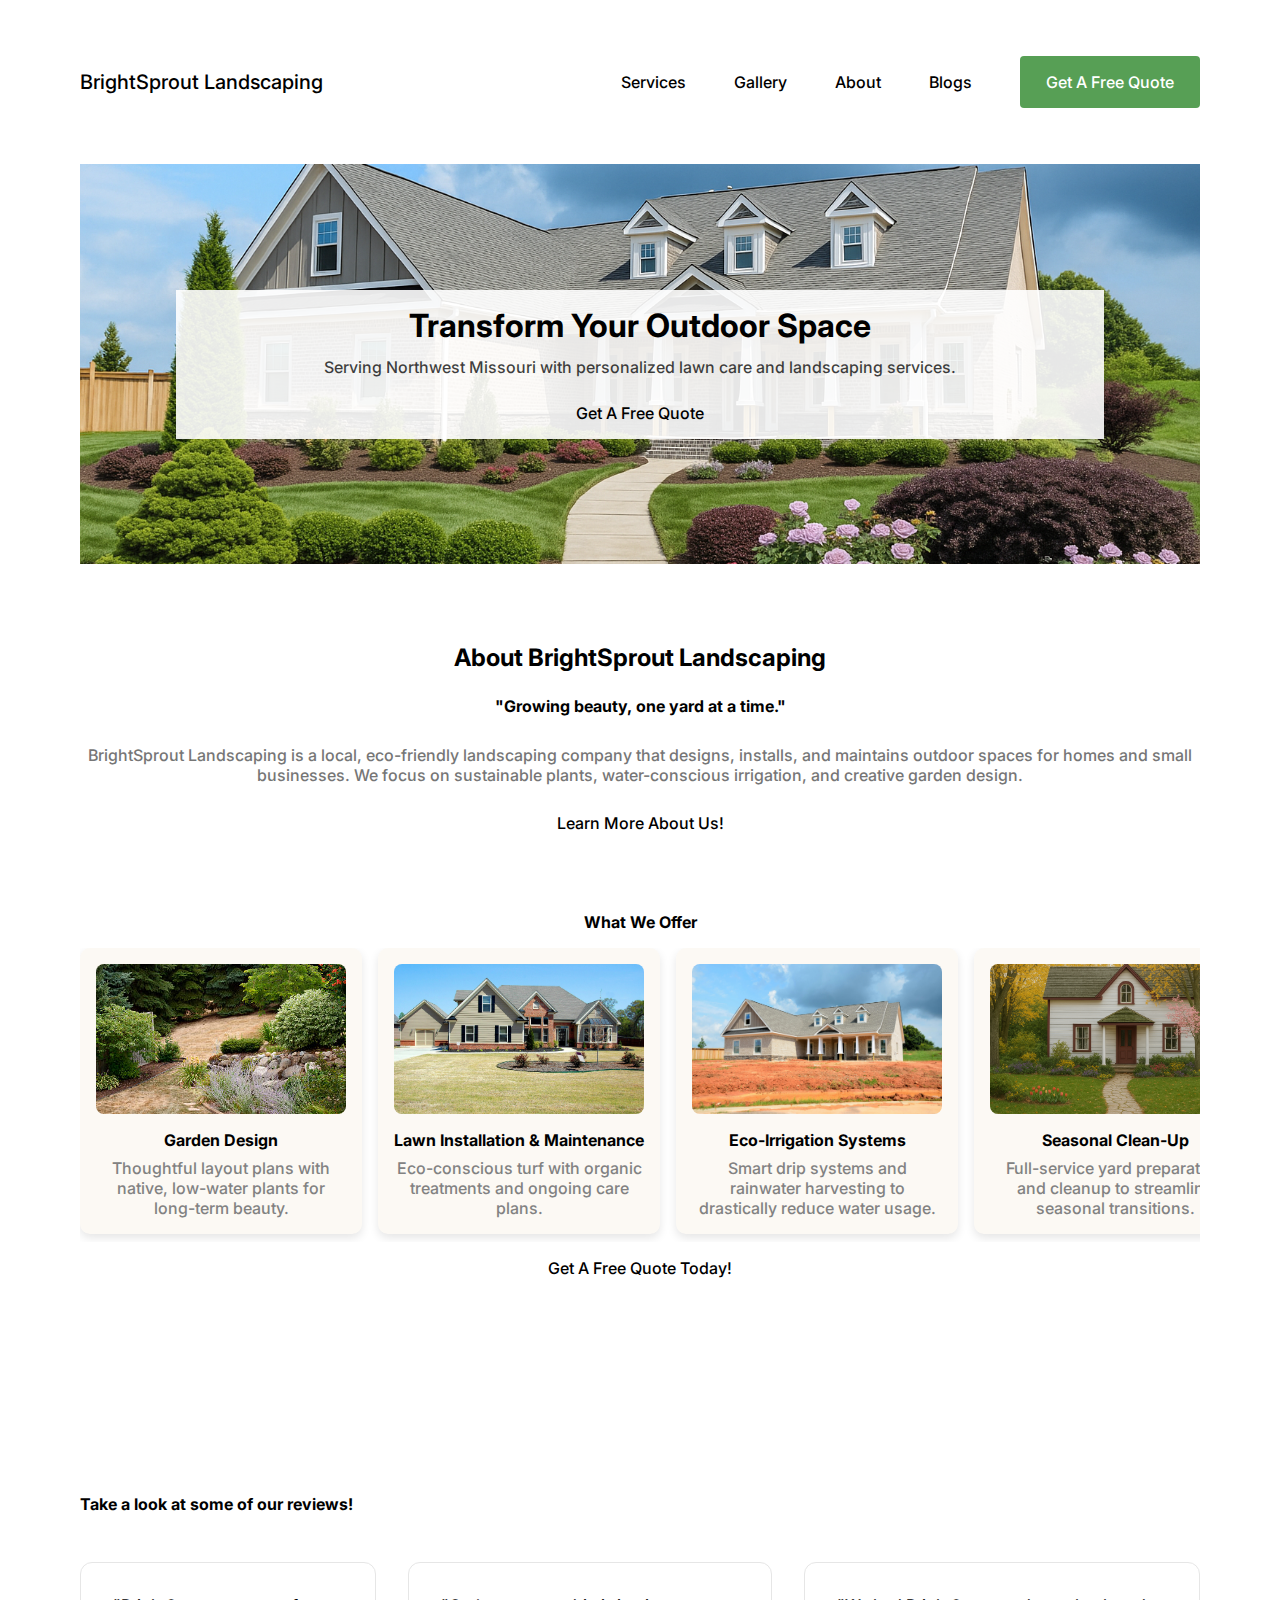
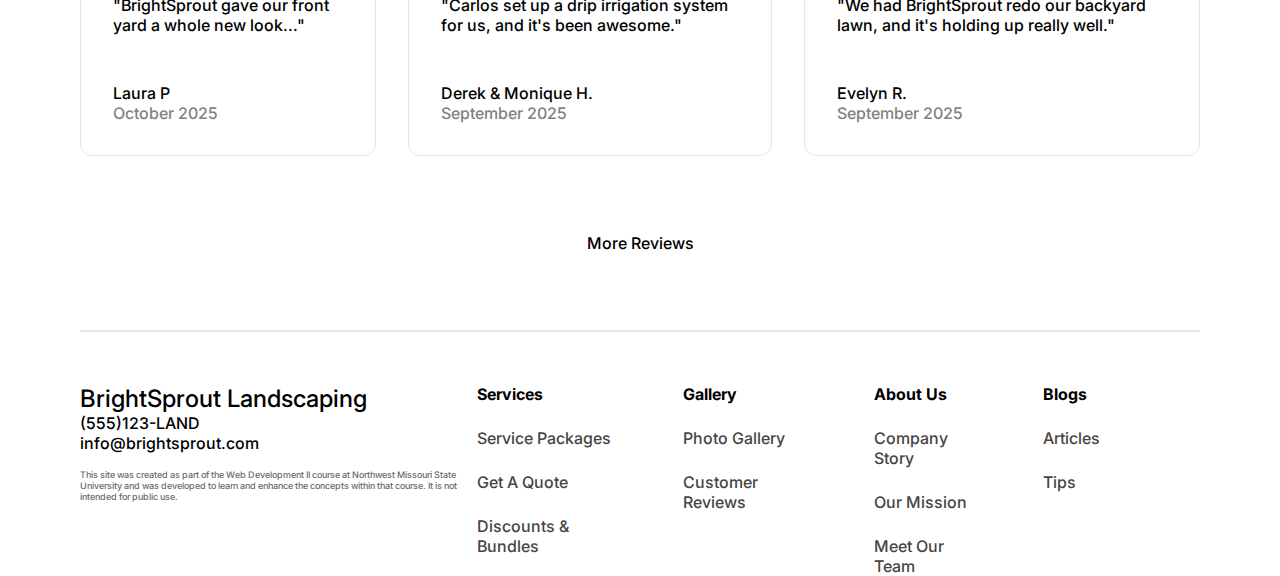
<file: index.html>
<!doctype html>
<!--Names: Kaleb Lowdermilk, Julianna Marshall, Brittany Stallo-->
<!--File Name: template.html-->
<html lang="en">
    <head>
        <meta charset="UTF-8" />
        <meta
            name="description"
            content="BrightSprout Landscaping provides eco-friendly lawn care, garden design, irrigation systems, and yard clean-up services in Northwest Missouri. Transform your outdoor space with sustainable, local landscaping experts." />
        <meta
            name="keywords"
            content="landscaping, lawn care, garden design, irrigation systems, yard clean up, Missouri landscaping, sustainable landscaping, eco-friendly lawn care, BrightSprout Landscaping" />
        <meta name="author" content="BrightSprout Landscaping Team" />
        <meta name="viewport" content="width=device-width, initial-scale=1.0" />
        <title>BrightSprout Landscaping</title>
        <link rel="stylesheet" href="css/styles.css" />
        <link rel="stylesheet" href="css/indexStyles.css" />
        <link href="https://fonts.googleapis.com/css?family=Inter" rel="stylesheet" />
        <link
            rel="stylesheet"
            href="https://cdnjs.cloudflare.com/ajax/libs/font-awesome/6.4.2/css/all.min.css"
            crossorigin="anonymous"
            referrerpolicy="no-referrer" />
    </head>

    <body>
        <header>
            <a href="index.html" class="header__logo">BrightSprout Landscaping</a>
            <nav class="topnav">
                <!--desktop navigation-->
                <ul class="nav__list">
                    <li><a href="services.html" class="nav__link">Services</a></li>
                    <li><a href="gallery.html" class="nav__link">Gallery</a></li>
                    <li><a href="about.html" class="nav__link">About</a></li>
                    <li><a href="blogs.html" class="nav__link">Blogs</a></li>
                    <li><a href="services.html#free_quote" class="btn btn__quote">Get A Free Quote</a></li>
                </ul>

                <!--mobile dropdown-->
                <div id="myLinks">
                    <a href="services.html" class="nav__link">Services</a>
                    <a href="gallery.html" class="nav__link">Gallery</a>
                    <a href="about.html" class="nav__link">About</a>
                    <a href="blogs.html" class="nav__link">Blogs</a>
                    <a href="services.html#free_quote" class="btn">Get A Free Quote</a>
                </div>

                <!--hamburger icon-->
                <a href="javascript:void(0);" class="icon" onclick="toggleMenu()" aria-label="Toggle menu">
                    <em class="fas fa-bars"></em>
                </a>
            </nav>
        </header>

        <!--Use the main area to add the main content to the webpage-->
        <main>
            <div class="index__hero">
                <div class="index__hero_cover">
                    <h1 class="index__hero_header">Transform Your Outdoor Space</h1>
                    <p class="index__hero_info">
                        Serving Northwest Missouri with personalized lawn care and landscaping services.
                    </p>
                    <a href="services.html#free_quote" class="btn">Get A Free Quote</a>
                </div>
            </div>
            <div class="index__about">
                <h2 class="index__about_header">About BrightSprout Landscaping</h2>
                <h4 class="index__about_quote">"Growing beauty, one yard at a time."</h4>
                <p class="index__about_info">
                    BrightSprout Landscaping is a local, eco-friendly landscaping company that designs, installs, and
                    maintains outdoor spaces for homes and small businesses. We focus on sustainable plants,
                    water-conscious irrigation, and creative garden design.
                </p>
                <a href="about.html" class="btn">Learn More About Us!</a>
            </div>
            <div class="index__offer">
                <h4 class="index__offer_header">What We Offer</h4>
                <div class="index__offer_carousel">
                    <div class="index__offer_card">
                        <img
                            src="images/backyard.jpg"
                            alt="Backyard with patchy grass and overgrown shrubs."
                            class="index__offer_card_image" />
                        <p class="index__offer_card_header">Garden Design</p>
                        <p class="index__offer_card_info">
                            Thoughtful layout plans with native, low-water plants for long-term beauty.
                        </p>
                    </div>
                    <div class="index__offer_card">
                        <img
                            src="images/house2.jpg"
                            alt="Suburban home with simple, clean landscaping."
                            class="index__offer_card_image" />
                        <p class="index__offer_card_header">Lawn Installation & Maintenance</p>
                        <p class="index__offer_card_info">
                            Eco-conscious turf with organic treatments and ongoing care plans.
                        </p>
                    </div>
                    <div class="index__offer_card">
                        <img
                            src="images/house3Before.jpg"
                            alt="New brick home with a bare dirt front yard."
                            class="index__offer_card_image" />
                        <p class="index__offer_card_header">Eco-Irrigation Systems</p>
                        <p class="index__offer_card_info">
                            Smart drip systems and rainwater harvesting to drastically reduce water usage.
                        </p>
                    </div>
                    <div class="index__offer_card">
                        <img
                            src="images/redDoorHouseAfter.png"
                            alt="White house with a red door and surrounding fall foliage."
                            class="index__offer_card_image" />
                        <p class="index__offer_card_header">Seasonal Clean-Up</p>
                        <p class="index__offer_card_info">
                            Full-service yard preparation and cleanup to streamline seasonal transitions.
                        </p>
                    </div>
                </div>
                <a href="services.html#free_quote" class="btn offer_btn">Get A Free Quote Today!</a>
            </div>
            <div class="index__choose">
                <div class="index__choose_content">
                    <h4 class="index__choose_header">Why Choose Us?</h4>
                    <div class="index__choose_reasons">
                        <div class="index__choose_reasons_individual">
                            <p class="index__choose_reasons_header">We Keep It Local</p>
                            <p class="index__choose_reasons_info">
                                Locally-focused designs that suit Missouri's climate and soil.
                            </p>
                        </div>
                        <div class="index__choose_reasons_individual">
                            <p class="index__choose_reasons_header">Top-notch Experience</p>
                            <p class="index__choose_reasons_info">
                                Expert care from a team passionate about plants, beauty, and sustainability.
                            </p>
                        </div>
                        <div class="index__choose_reasons_individual">
                            <p class="index__choose_reasons_header">Pretty But Sustainable</p>
                            <p class="index__choose_reasons_info">
                                Innovative solutions that balance aesthetics with environmental responsibility.
                            </p>
                        </div>
                    </div>
                    <a href="services.html#free_quote" class="btn index__choose_btn">Get A Free Quote Today!</a>
                </div>
                <img
                    src="images/patio.jpg"
                    alt="Modern backyard patio with pavers and outdoor seating."
                    class="index__choose_image" />
            </div>
            <div class="index__reviews">
                <h4 class="index__reviews_header">Take a look at some of our reviews!</h4>
                <div class="index__reviews_group">
                    <div class="index__reviews_individual">
                        <p class="index__reviews_group_header">
                            "BrightSprout gave our front yard a whole new look..."
                        </p>
                        <p class="index__reviews_group_name">Laura P</p>
                        <p class="index__reviews_group_date">October 2025</p>
                    </div>
                    <div class="index__reviews_individual">
                        <p class="index__reviews_group_header">
                            "Carlos set up a drip irrigation system for us, and it's been awesome."
                        </p>
                        <p class="index__reviews_group_name">Derek & Monique H.</p>
                        <p class="index__reviews_group_date">September 2025</p>
                    </div>
                    <div class="index__reviews_individual">
                        <p class="index__reviews_group_header">
                            "We had BrightSprout redo our backyard lawn, and it's holding up really well."
                        </p>
                        <p class="index__reviews_group_name">Evelyn R.</p>
                        <p class="index__reviews_group_date">September 2025</p>
                    </div>
                </div>
                <a href="gallery.html" class="btn reviews__btn">More Reviews</a>
            </div>
        </main>

        <hr />
        <footer>
            <div class="footer__info_links">
                <div class="footer__info">
                    <a href="index.html" class="footer__logo">BrightSprout Landscaping</a>
                    <p class="footer__phone">(555)123-LAND</p>
                    <p class="footer__email">info@brightsprout.com</p>
                    <p class="footer__disclaimer">
                        This site was created as part of the Web Development II course at Northwest Missouri State
                        University and was developed to learn and enhance the concepts within that course. It is not
                        intended for public use.
                    </p>
                </div>

                <div class="footer__links">
                    <div class="footer__column">
                        <h3 class="footer__section_name">Services</h3>
                        <ul class="footer__sublink">
                            <li><a href="services.html#packages" class="footer__nav_link">Service Packages</a></li>
                            <li><a href="services.html#free_quote" class="footer__nav_link">Get A Quote</a></li>
                            <li><a href="services.html#discounts" class="footer__nav_link">Discounts & Bundles</a></li>
                        </ul>
                    </div>

                    <div class="footer__column">
                        <h3 class="footer__section_name">Gallery</h3>
                        <ul class="footer__sublink">
                            <li><a href="gallery.html#photo" class="footer__nav_link">Photo Gallery</a></li>
                            <li><a href="gallery.html#reviews" class="footer__nav_link">Customer Reviews</a></li>
                        </ul>
                    </div>

                    <div class="footer__column">
                        <h3 class="footer__section_name">About Us</h3>
                        <ul class="footer__sublink">
                            <li><a href="about.html#company_story" class="footer__nav_link">Company Story</a></li>
                            <li><a href="about.html#our_mission" class="footer__nav_link">Our Mission</a></li>
                            <li><a href="about.html#our_team" class="footer__nav_link">Meet Our Team</a></li>
                        </ul>
                    </div>

                    <div class="footer__column">
                        <h3 class="footer__section_name">Blogs</h3>
                        <ul class="footer__sublink">
                            <li><a href="blogs.html#articles" class="footer__nav_link">Articles</a></li>
                            <li><a href="blogs.html#tips" class="footer__nav_link">Tips</a></li>
                        </ul>
                    </div>
                </div>
            </div>
        </footer>
        <script>
            function toggleMenu() {
                var menu = document.getElementById("myLinks");
                menu.classList.toggle("show");
            }
        </script>
    </body>
</html>
</file>
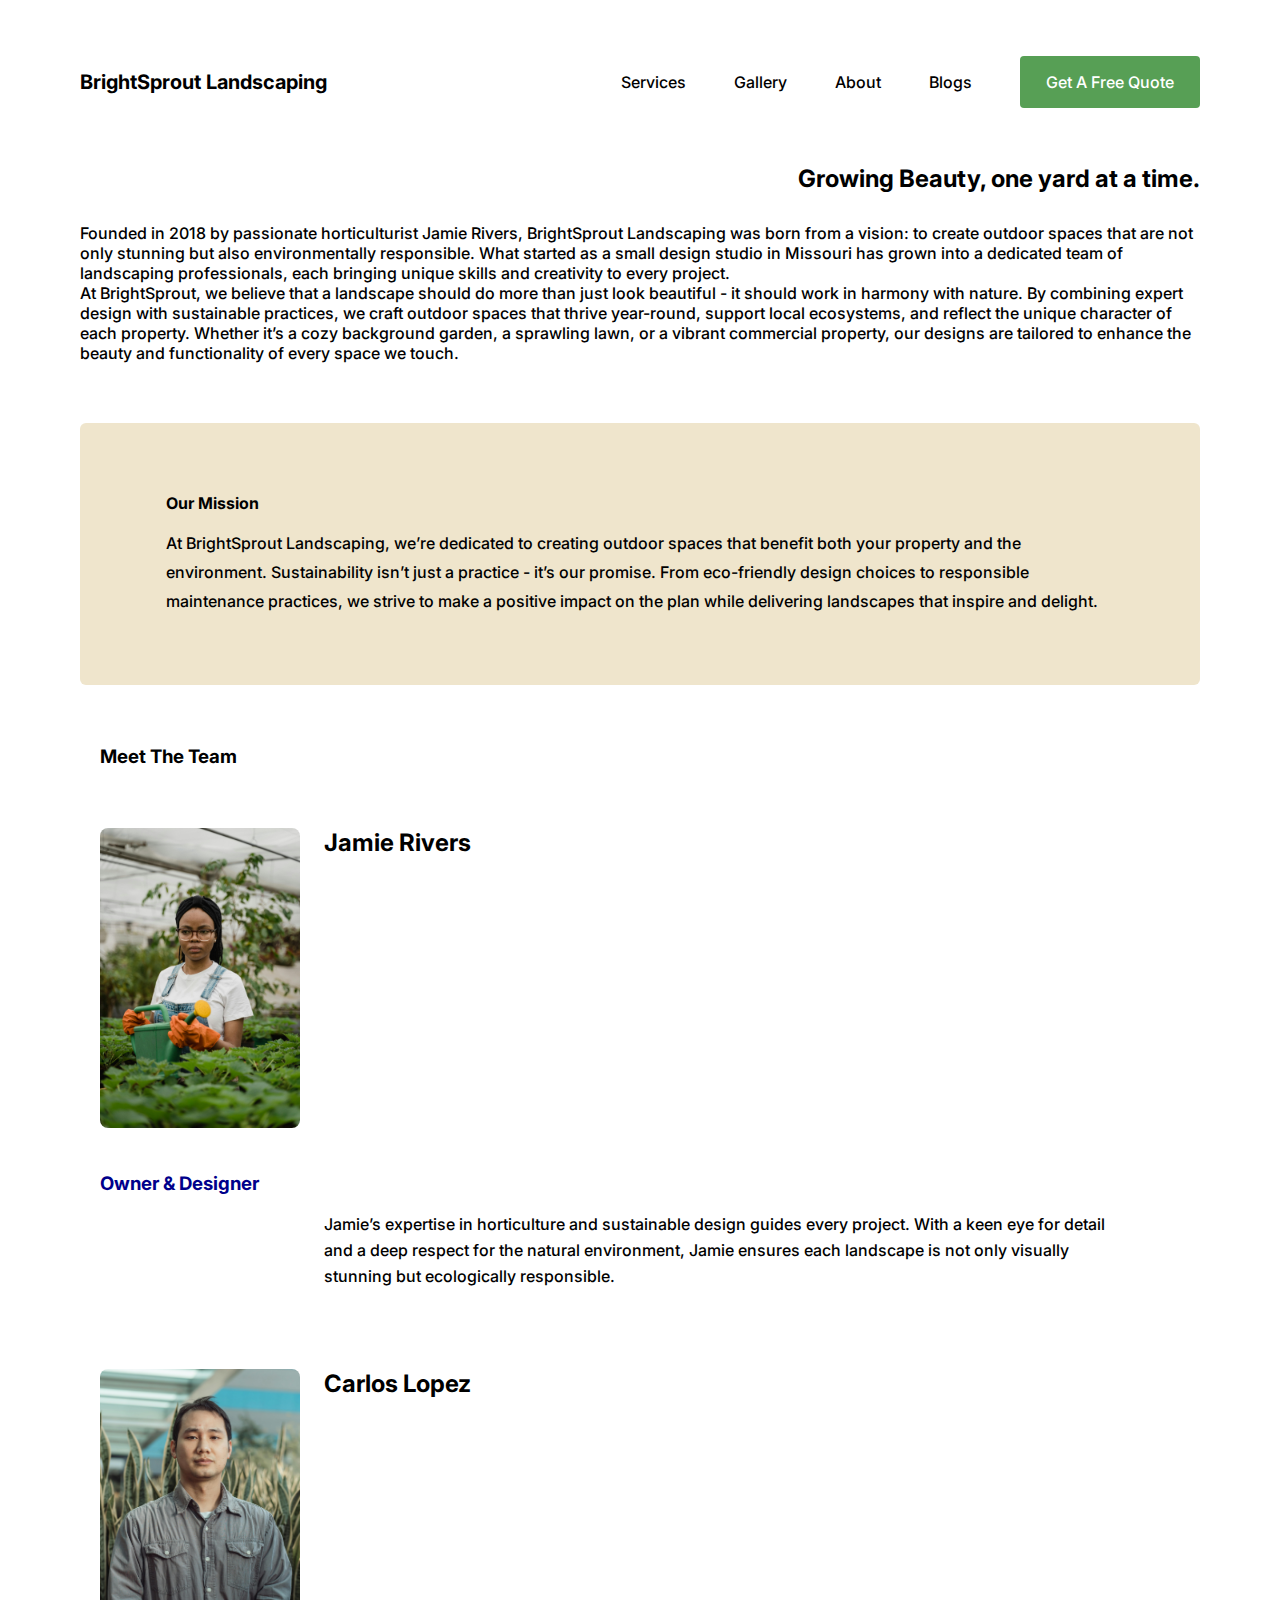
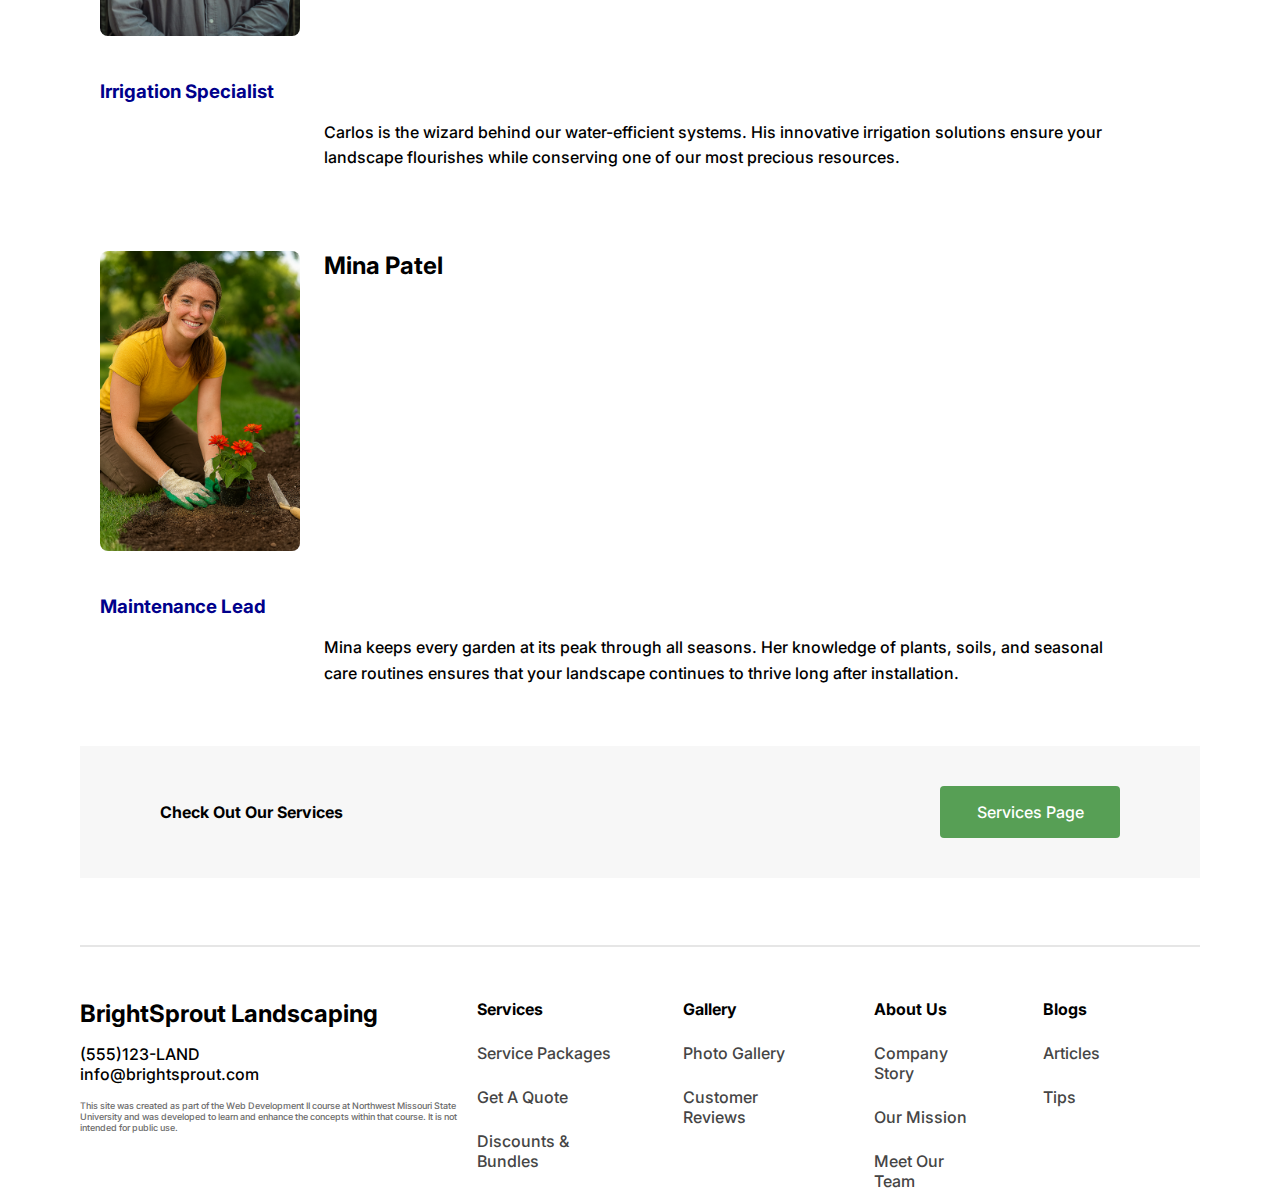
<file: about.html>
<!DOCTYPE html>
<!--Names: Kaleb Lowdermilk, Julianna Marshall, Brittany Stallo-->
<!--File Name: about.html-->
<html lang="en">

<head>
    <meta charset="UTF-8">
    <meta name="viewport" content="width=device-width, initial-scale=1">
    <title>Template</title>
    <link rel="stylesheet" href="css/styles.css">
    <link rel="stylesheet" href="css/aboutStyles.css">
    <link href='https://fonts.googleapis.com/css?family=Inter' rel='stylesheet'>
    <link rel="stylesheet" href="https://cdnjs.cloudflare.com/ajax/libs/font-awesome/6.4.2/css/all.min.css" integrity="sha512-..." crossorigin="anonymous" referrerpolicy="no-referrer" />

</head>

<body>
    <header>
        <h1 class="header__logo">BrightSprout Landscaping</h1>
        <nav class="topnav">
            <!--desktop navigation-->
            <ul class="nav__list">
                <li><a href="services.html" class="nav__link">Services</a></li>
                <li><a href="gallery.html" class="nav__link">Gallery</a></li>
                <li><a href="about.html" class="nav__link">About</a></li>
                <li><a href="blogs.html" class="nav__link">Blogs</a></li>
                <li><a href="services.html" class=" btn btn__quote">Get A Free Quote</a></li>
            </ul>

            <!--mobile dropdown-->
            <div id="myLinks">
                <a href="services.html" class="nav__link">Services</a>
                <a href="gallery.html" class="nav__link">Gallery</a>
                <a href="about.html" class="nav__link">About</a>
                <a href="blogs.html" class="nav__link">Blogs</a>
                <a href="services.html" class=" btn btn__quote">Get A Free Quote</a>
            </div>

            <!--hamburger icon-->
            <a href="javascript:void(0);" class="icon" onclick="toggleMenu()">
                <i class="fas fa-bars"></i>
            </a>
        </nav>
    </header>


    <!--Use the main area to add the main content to the webpage-->
    <main>
        <div class="about">
            <h2 class="about__header">Growing Beauty, one yard at a time.</h2>
            <p class="about__start_paragraph">Founded in 2018 by passionate horticulturist Jamie Rivers, BrightSprout Landscaping was born from a vision: to create outdoor spaces that are not only stunning but also environmentally responsible. What started as a small design studio in Missouri has grown into a dedicated team of landscaping professionals, each bringing unique skills and creativity to every project.</p>
            <p class="about__second_paragraph">At BrightSprout, we believe that a landscape should do more than just look beautiful - it should work in harmony with nature. By combining expert design with sustainable practices, we craft outdoor spaces that thrive year-round, support local ecosystems, and reflect the unique character of each property. Whether it’s a cozy background garden, a sprawling lawn, or a vibrant commercial property, our designs are tailored to enhance the beauty and functionality of every space we touch.</p>
        </div>
        <div class="about__our_mission">
            <h4 class="about__our_mission_header">Our Mission</h4>
            <p class="about__our_mission_paragraph">At BrightSprout Landscaping, we’re dedicated to creating outdoor spaces that benefit both your property and the environment. Sustainability isn’t just a practice - it’s our promise. From eco-friendly design choices to responsible maintenance practices, we strive to make a positive impact on the plan while delivering landscapes that inspire and delight.</p>
        </div>

        <div class="about__meet_the_team">
            <h3 class="about__meet_the_team_header">Meet The Team</h3>
            <div class="about__meet_the_team__individual">
                <img src="images/jamie.jpg" alt="Jamie Rivers" class="about__meet_the_team_picture">
                <h2 class=" about__meet_the_team_name ">Jamie Rivers</h2>
                <h3 class="about__meet_the_team_title">Owner & Designer</h3>
                <p class="about__meet_the_team_description">Jamie’s expertise in horticulture and sustainable design guides every project. With a keen eye for detail and a deep respect for the natural environment, Jamie ensures each landscape is not only visually stunning but ecologically responsible.</p>
            </div>
            <div class=" about__meet_the_team__individual ">
                <img src="images/carlos.jpg" alt="Carlos Lopez" class="about__meet_the_team_picture">
                <h2 class="about__meet_the_team_name">Carlos Lopez</h2>
                <h3 class=" about__meet_the_team_title ">Irrigation Specialist</h3>
                <p class="about__meet_the_team_description">Carlos is the wizard behind our water-efficient systems. His innovative irrigation solutions ensure your landscape flourishes while conserving one of our most precious resources.</p>
            </div>
            <div class=" about__meet_the_team__individual ">
                <img src="images/mina.png" alt="Mina Patel" class="about__meet_the_team_picture">
                <h2 class=" about__meet_the_team_name ">Mina Patel</h2>
                <h3 class=" about__meet_the_team_title ">Maintenance Lead</h3>
                <p class="about__meet_the_team_description">Mina keeps every garden at its peak through all seasons. Her knowledge of plants, soils, and seasonal care routines ensures that your landscape continues to thrive long after installation.</p>
            </div>
        </div>

        <div class="about__services">
            <h4 class="about__services_header">Check Out Our Services</h4>
            <a href="services.html" class=" btn btn__quote">Services Page</a>
        </div>
    </main>

    <hr>
    <footer>
        <div class="footer__info_links">
            <div class="footer__info">
                <h1 class="footer__logo">BrightSprout Landscaping</h1>
                <p class="footer__phone">(555)123-LAND</p>
                <p class="footer__email">info@brightsprout.com</p>
                <p class="footer__disclaimer">This site was created as part of the Web Development II course at Northwest Missouri State University and was developed to learn and enhance the concepts within that course. It is not intended for public use.</p>
            </div>

            <div class="footer__links">
                <div class="footer__column">
                    <h3 class="footer__section_name">Services</h3>
                    <ul class="footer__sublink">
                        <li><a href="services.html" class="footer__nav_link">Service Packages</a></li>
                        <li><a href="services.html" class="footer__nav_link">Get A Quote</a></li>
                        <li><a href="services.html" class="footer__nav_link">Discounts & Bundles</a></li>
                    </ul>
                </div>

                <div class="footer__column">
                    <h3 class="footer__section_name">Gallery</h3>
                    <ul class="footer__sublink">
                        <li><a href="gallery.html" class="footer__nav_link">Photo Gallery</a></li>
                        <li><a href="gallery.html" class="footer__nav_link">Customer Reviews</a></li>
                    </ul>
                </div>

                <div class="footer__column">
                    <h3 class="footer__section_name">About Us</h3>
                    <ul class="footer__sublink">
                        <li><a href="about.html" class="footer__nav_link">Company Story</a></li>
                        <li><a href="about.html" class="footer__nav_link">Our Mission</a></li>
                        <li><a href="about.html" class="footer__nav_link">Meet Our Team</a></li>
                    </ul>
                </div>

                <div class="footer__column">
                    <h3 class="footer__section_name">Blogs</h3>
                    <ul class="footer__sublink">
                        <li><a href="blogs.html" class="footer__nav_link">Articles</a></li>
                        <li><a href="blogs.html" class="footer__nav_link">Tips</a></li>
                    </ul>
                </div>
            </div>
        </div>

    </footer>
    <script>
        function toggleMenu() {
            var menu = document.getElementById("myLinks");
            menu.classList.toggle("show");
        }
    </script>
</body>

</html>
</file>
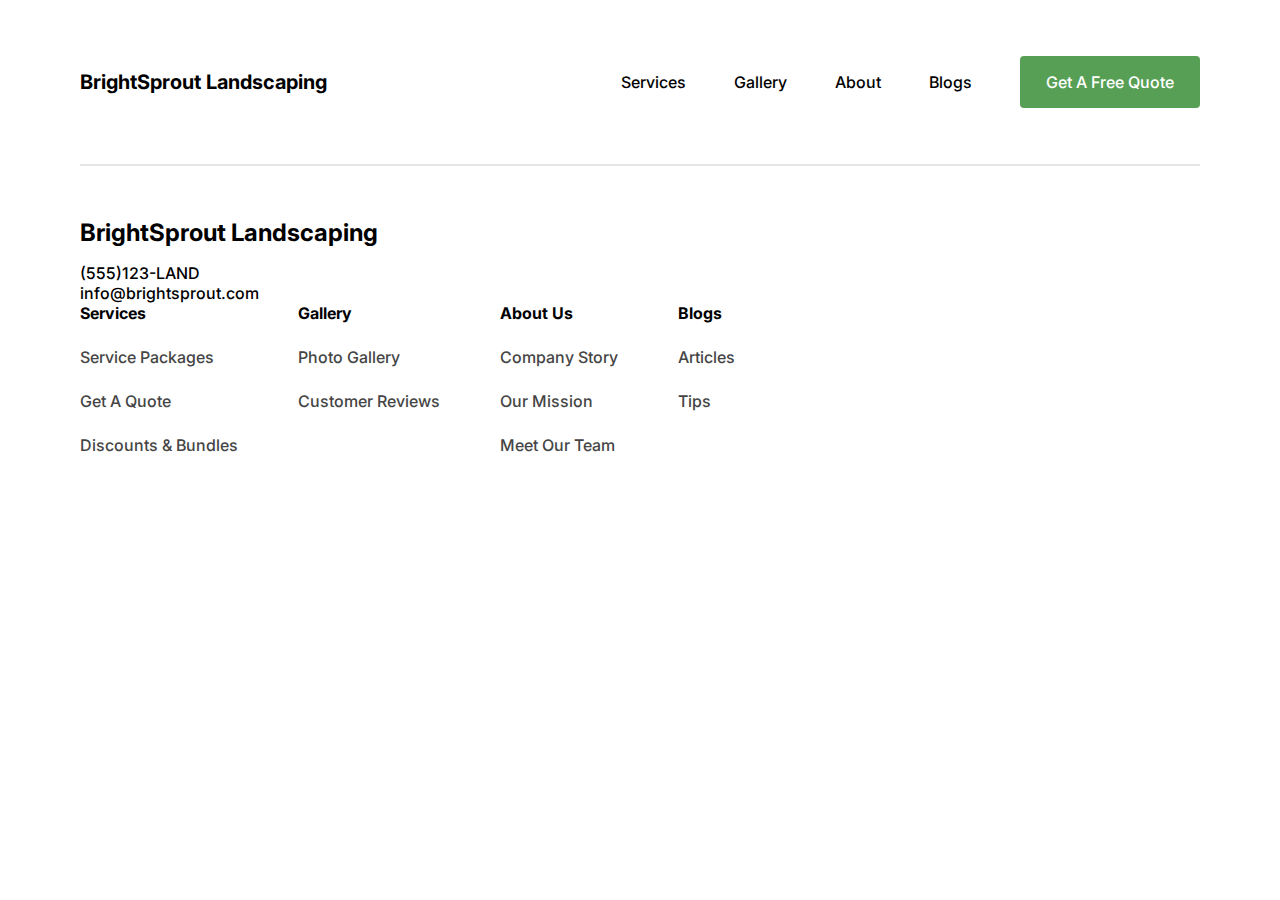
<file: blog.html>
<!DOCTYPE html>
<!--Names: Kaleb Lowdermilk, Julianna Marshall, Brittany Stallo-->
<!--File Name: blog.html-->
<html lang="en">

<head>
    <meta charset="UTF-8">
    <meta name="viewport" content="width=device-width, initial-scale=1">
    <title>Template</title>
    <link rel="stylesheet" href="css/styles.css">
    <link href='https://fonts.googleapis.com/css?family=Inter' rel='stylesheet'>
</head>

<body>
    <header>
        <h1 class="header__logo">BrightSprout Landscaping</h1>
        <nav>
            <ul class="nav__list">
                <li><a href="services.html" class="nav__link">Services</a></li>
                <li><a href="gallery.html" class="nav__link">Gallery</a></li>
                <li><a href="about.html" class="nav__link">About</a></li>
                <li><a href="blogs.html" class="nav__link">Blogs</a></li>
                <li><a href="services.html" class=" btn btn__quote">Get A Free Quote</a></li>
            </ul>
        </nav>
    </header>


    <!--Use the main area to add the main content to the webpage-->
    <main>
    </main>

    <hr>
    <footer>
        <div class="footer__info">
            <h1 class="footer__logo">BrightSprout Landscaping</h1>
            <p class="footer__phone">(555)123-LAND</p>
            <p class="footer__email">info@brightsprout.com</p>
        </div>
        
        <div class="footer__links">
            <div class="footer__column">
                <h3 class="footer__section_name">Services</h3>
                <ul class="footer__sublink">
                    <li><a href="services.html" class="footer__nav_link">Service Packages</a></li>
                    <li><a href="services.html" class="footer__nav_link">Get A Quote</a></li>
                    <li><a href="services.html" class="footer__nav_link">Discounts & Bundles</a></li>
                </ul>
            </div>

            <div class="footer__column">
                <h3 class="footer__section_name">Gallery</h3>
                <ul class="footer__sublink">
                    <li><a href="gallery.html" class="footer__nav_link">Photo Gallery</a></li>
                    <li><a href="gallery.html" class="footer__nav_link">Customer Reviews</a></li>
                </ul>
            </div>

            <div class="footer__column">
                <h3 class="footer__section_name">About Us</h3>
                <ul class="footer__sublink">
                    <li><a href="about.html" class="footer__nav_link">Company Story</a></li>
                    <li><a href="about.html" class="footer__nav_link">Our Mission</a></li>
                    <li><a href="about.html" class="footer__nav_link">Meet Our Team</a></li>
                </ul>
            </div>

            <div class="footer__column">
                <h3 class="footer__section_name">Blogs</h3>
                <ul class="footer__sublink">
                    <li><a href="blog.html" class="footer__nav_link">Articles</a></li>
                    <li><a href="blog.html" class="footer__nav_link">Tips</a></li>
                </ul>
            </div>
        </div>
    </footer>
</body>

</html>
</file>
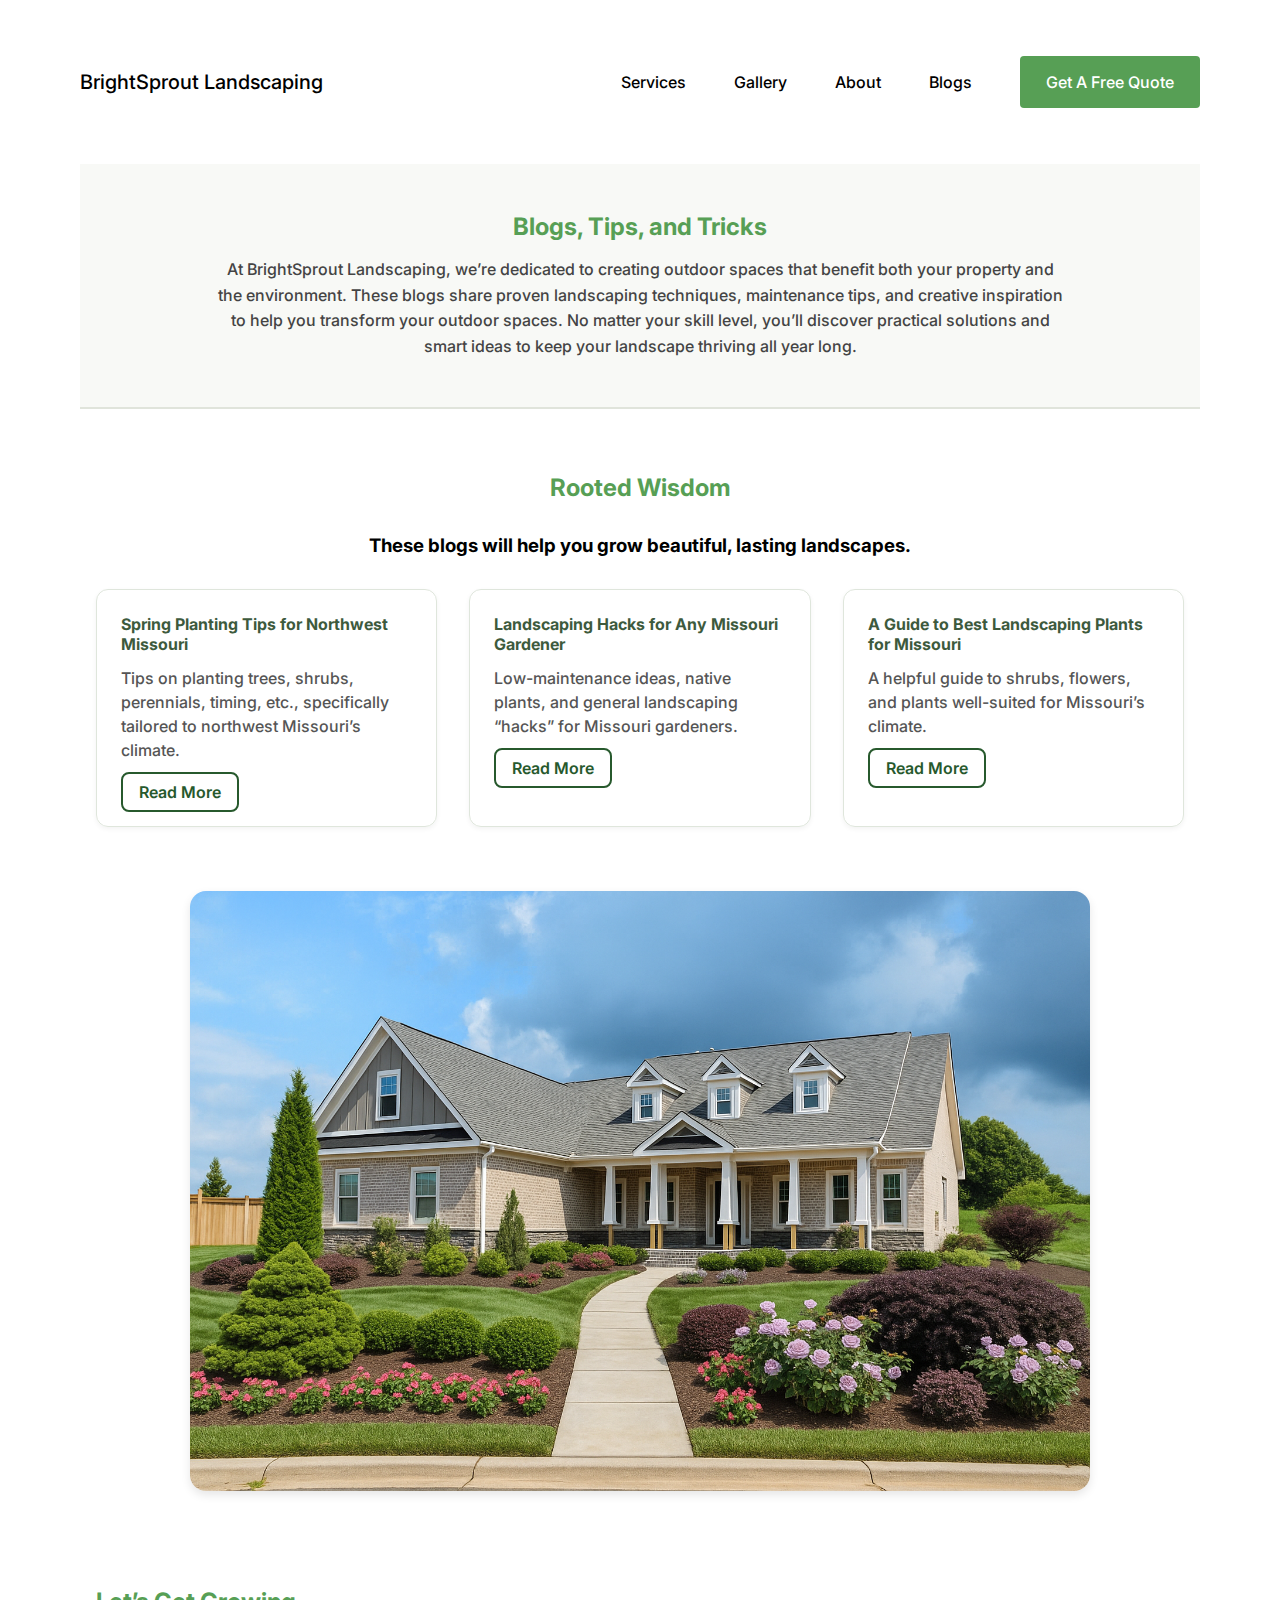
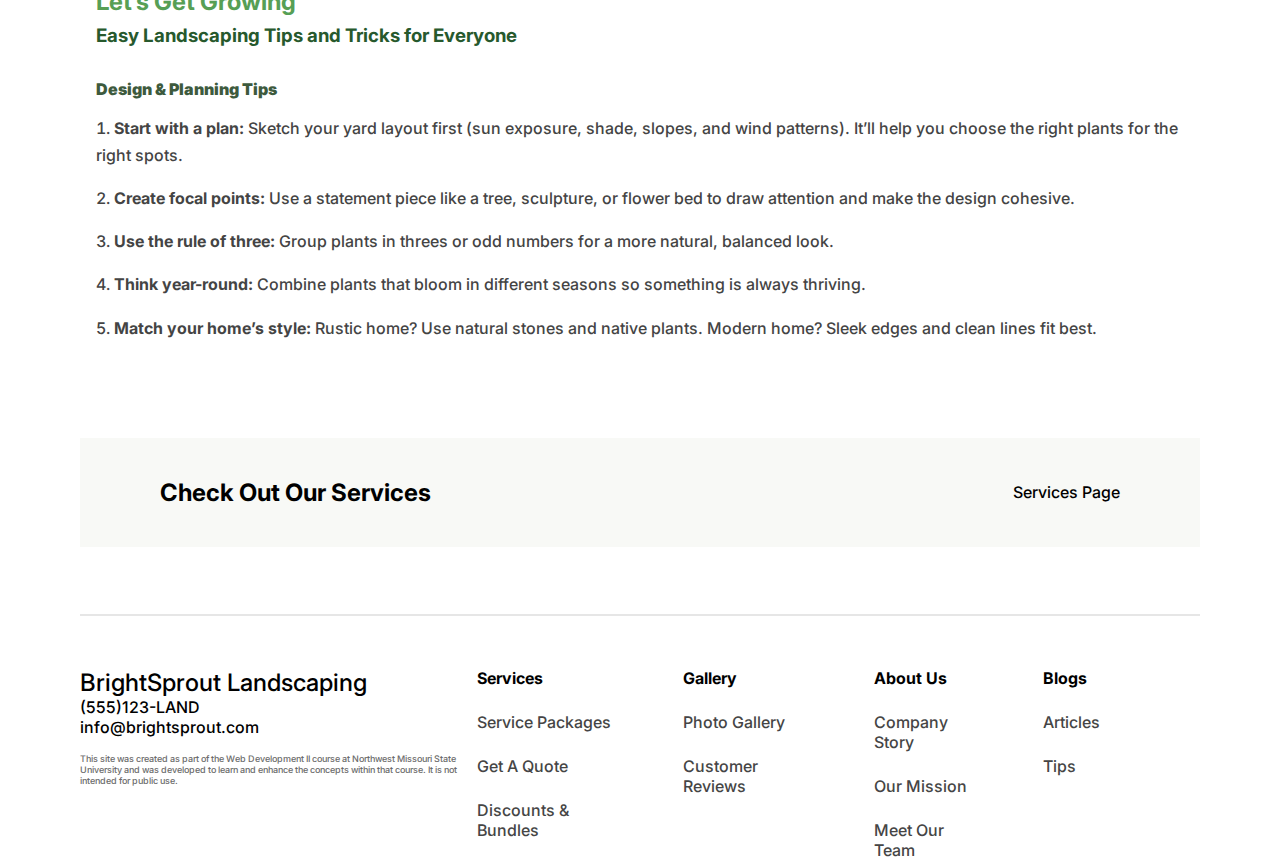
<file: blogs.html>
<!DOCTYPE html>
<!--Names: Kaleb Lowdermilk, Julianna Marshall, Brittany Stallo-->
<!--File Name: blogs.html-->
<html lang="en">

<head>
    <meta charset="UTF-8">
    <meta name="viewport" content="width=device-width, initial-scale=1">
    <title>Blogs</title>
    <link rel="stylesheet" href="css/styles.css">
    <link rel="stylesheet" href="css/blogStyles.css">
    <link href='https://fonts.googleapis.com/css?family=Inter' rel='stylesheet'>
    <link rel="stylesheet" href="https://cdnjs.cloudflare.com/ajax/libs/font-awesome/6.4.2/css/all.min.css" crossorigin="anonymous" referrerpolicy="no-referrer">

</head>

<body>
    <header>
        <a href="index.html" class="header__logo">BrightSprout Landscaping</a>
        <nav class="topnav">
            <!--desktop navigation-->
            <ul class="nav__list">
                <li><a href="services.html" class="nav__link">Services</a></li>
                <li><a href="gallery.html" class="nav__link">Gallery</a></li>
                <li><a href="about.html" class="nav__link">About</a></li>
                <li><a href="blogs.html" class="nav__link">Blogs</a></li>
                <li><a href="services.html" class=" btn btn__quote">Get A Free Quote</a></li>
            </ul>

            <!--mobile dropdown-->
            <div id="myLinks">
                <a href="services.html" class="nav__link">Services</a>
                <a href="gallery.html" class="nav__link">Gallery</a>
                <a href="about.html" class="nav__link">About</a>
                <a href="blogs.html" class="nav__link">Blogs</a>
                <a href="services.html" class=" btn btn__quote">Get A Free Quote</a>
            </div>

            <!--hamburger icon-->
            <a href="javascript:void(0);" class="icon" onclick="toggleMenu()" aria-label="Toggle menu">
                <i class="fas fa-bars"></i>
            </a>
        </nav>
    </header>


    <!--Use the main area to add the main content to the webpage-->
    <main>
        <div class="blog__intro">
            <h2 class="blog_intro_header">Blogs, Tips, and Tricks</h2>
            <p class="blog_intro_p">
                At BrightSprout Landscaping, we’re dedicated to creating outdoor spaces that benefit both your property and the environment.
                These blogs share proven landscaping techniques, maintenance tips, and creative inspiration to help you transform your outdoor spaces.
                No matter your skill level, you’ll discover practical solutions and smart ideas to keep your landscape thriving all year long.
            </p>
        </div>

        <div class="blog__titles">
            <h2 class="blog_item_header">Rooted Wisdom</h2>
            <h3 class="blog_card_items">These blogs will help you grow beautiful, lasting landscapes.</h3>

            <div class="blog_card_items">
                <article class="blog__item">
                    <h4 class="blog__item_header">Spring Planting Tips for Northwest Missouri</h4>
                    <p class="blog__item_description">Tips on planting trees, shrubs, perennials, timing, etc., specifically tailored to northwest Missouri’s climate.</p>
                    <a href="https://www.ramseierrealtygroup.com/articles/spring-planting-tips-for-northwest-missouri" target="_blank" rel="noopener noreferrer" class="blog__item_link">Read More</a>
                </article>

                <article class="blog__item">
                    <h4 class="blog__item_header">Landscaping Hacks for Any Missouri Gardener</h4>
                    <p class="blog__item_description">Low-maintenance ideas, native plants, and general landscaping “hacks” for Missouri gardeners.</p>
                    <a href="https://info.quietvillagelandscaping.com/quiet-village-landscaping-blog/blog/landscaping-hacks-missouri-gardener" target="_blank" rel="noopener noreferrer" class="blog__item_link">Read More</a>
                </article>

                <article class="blog__item">
                    <h4 class="blog__item_header">A Guide to Best Landscaping Plants for Missouri</h4>
                    <p class="blog__item_description">A helpful guide to shrubs, flowers, and plants well-suited for Missouri’s climate.</p>
                    <a href="https://www.archwaylawncare.com/a-guide-to-best-landscaping-plants-for-missouri" target="_blank" rel="noopener noreferrer" class="blog__item_link">Read More</a>
                </article>
            </div>
        </div>
        <img src="images/house3After.png" alt="Beautiful landscaped home" class="blog__image">

        <div class="blog__tricks">
            <h2 class="blog__tricks_header">Let’s Get Growing</h2>
            <h3 class="blog__tricks_subheader">Easy Landscaping Tips and Tricks for Everyone</h3>

            <h4 class="blog__tricks_header_list"><strong>Design & Planning Tips</strong></h4>
            <ol class="blog__tricks_list">
                <li class="blog__tricks_list_item"><strong>Start with a plan:</strong> Sketch your yard layout first (sun exposure, shade, slopes, and wind patterns). It’ll help you choose the right plants for the right spots.</li>
                <li class="blog__tricks_list_item"><strong>Create focal points:</strong> Use a statement piece like a tree, sculpture, or flower bed to draw attention and make the design cohesive.</li>
                <li class="blog__tricks_list_item"><strong>Use the rule of three:</strong> Group plants in threes or odd numbers for a more natural, balanced look.</li>
                <li class="blog__tricks_list_item"><strong>Think year-round:</strong> Combine plants that bloom in different seasons so something is always thriving.</li>
                <li class="blog__tricks_list_item"><strong>Match your home’s style:</strong> Rustic home? Use natural stones and native plants. Modern home? Sleek edges and clean lines fit best.</li>
            </ol>
        </div>

        <div class="blog__services">
            <h2 class="blog__services_header">Check Out Our Services</h2>
            <a href="services.html" class="btn">Services Page</a>
        </div>
    </main>

    <hr>
    <footer>
        <div class="footer__info_links">
            <div class="footer__info">
                <a href="index.html" class="footer__logo">BrightSprout Landscaping</a>
                <p class="footer__phone">(555)123-LAND</p>
                <p class="footer__email">info@brightsprout.com</p>
                <p class="footer__disclaimer">This site was created as part of the Web Development II course at Northwest Missouri State University and was developed to learn and enhance the concepts within that course. It is not intended for public use.</p>
            </div>

            <div class="footer__links">
                <div class="footer__column">
                    <h3 class="footer__section_name">Services</h3>
                    <ul class="footer__sublink">
                        <li><a href="services.html" class="footer__nav_link">Service Packages</a></li>
                        <li><a href="services.html" class="footer__nav_link">Get A Quote</a></li>
                        <li><a href="services.html" class="footer__nav_link">Discounts & Bundles</a></li>
                    </ul>
                </div>

                <div class="footer__column">
                    <h3 class="footer__section_name">Gallery</h3>
                    <ul class="footer__sublink">
                        <li><a href="gallery.html" class="footer__nav_link">Photo Gallery</a></li>
                        <li><a href="gallery.html" class="footer__nav_link">Customer Reviews</a></li>
                    </ul>
                </div>

                <div class="footer__column">
                    <h3 class="footer__section_name">About Us</h3>
                    <ul class="footer__sublink">
                        <li><a href="about.html" class="footer__nav_link">Company Story</a></li>
                        <li><a href="about.html" class="footer__nav_link">Our Mission</a></li>
                        <li><a href="about.html" class="footer__nav_link">Meet Our Team</a></li>
                    </ul>
                </div>

                <div class="footer__column">
                    <h3 class="footer__section_name">Blogs</h3>
                    <ul class="footer__sublink">
                        <li><a href="blogs.html" class="footer__nav_link">Articles</a></li>
                        <li><a href="blogs.html" class="footer__nav_link">Tips</a></li>
                    </ul>
                </div>
            </div>
        </div>

    </footer>
    <script>
        function toggleMenu() {
            var menu = document.getElementById("myLinks");
            menu.classList.toggle("show");
        }
    </script>
</body>

</html>
</file>
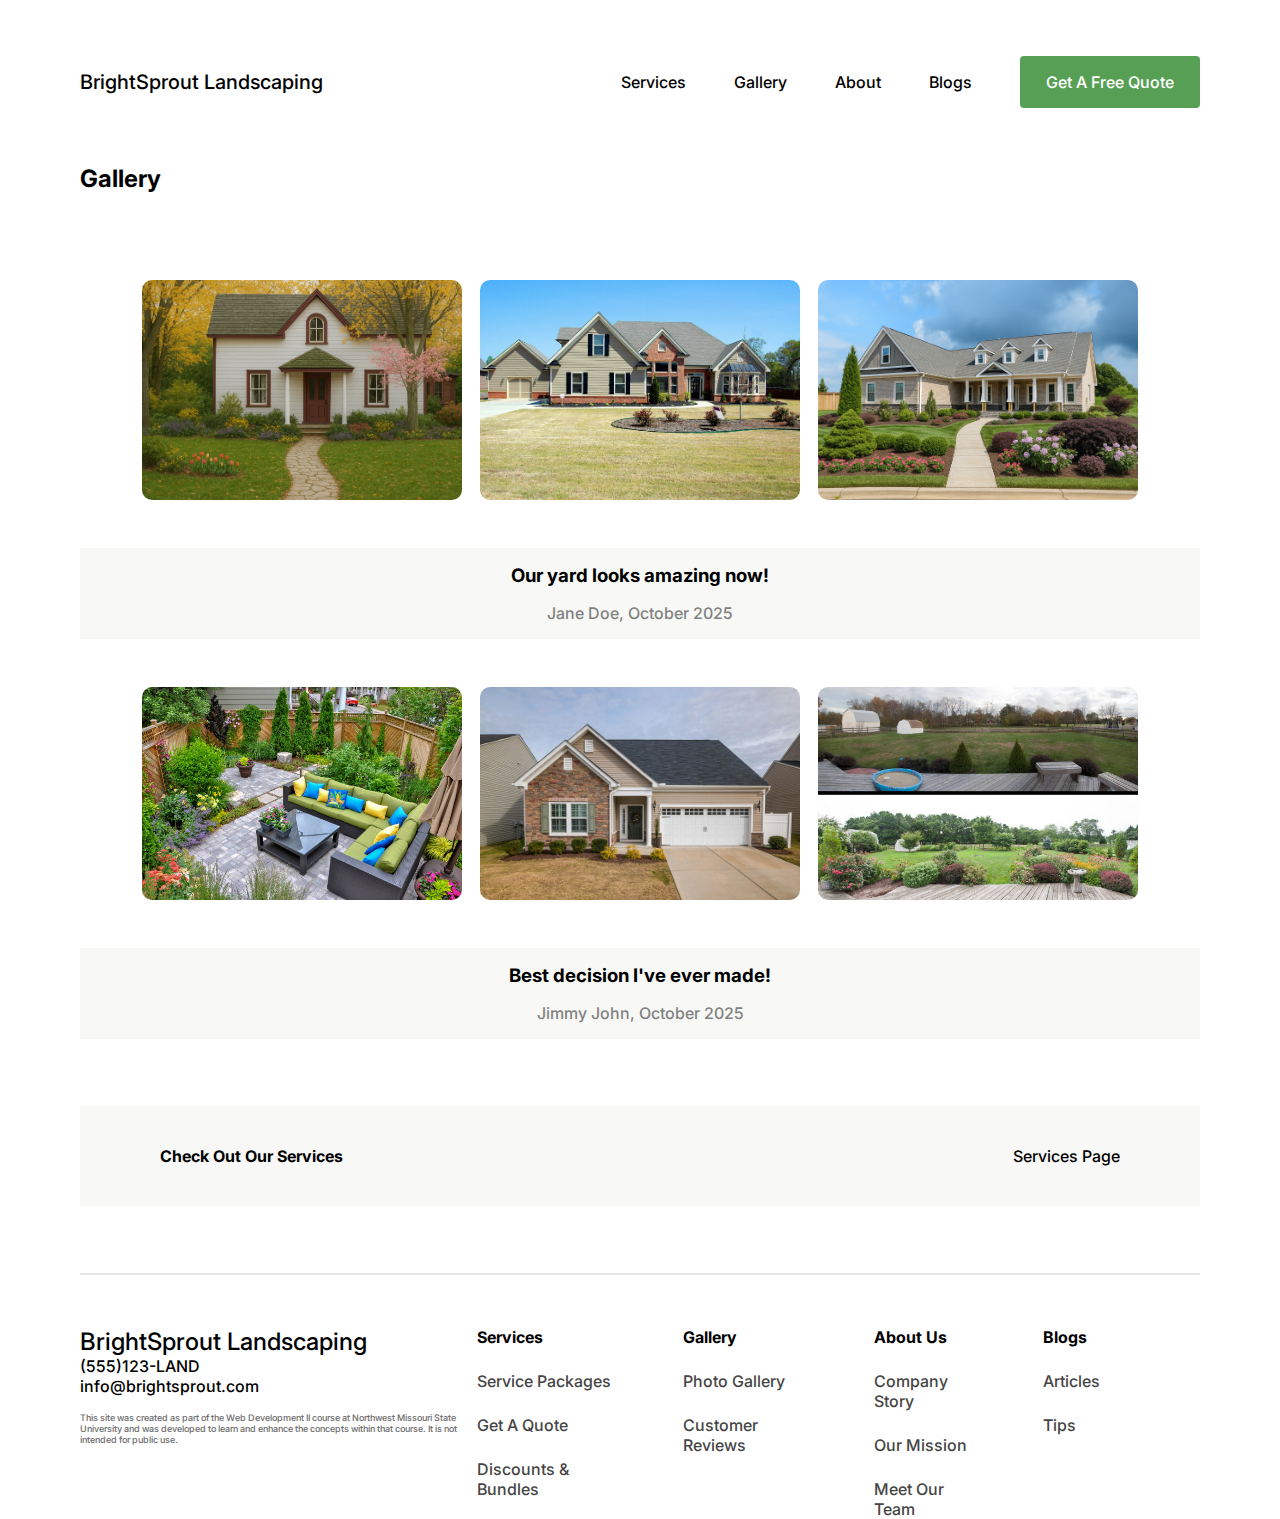
<file: gallery.html>
<!DOCTYPE html>
<!--Names: Kaleb Lowdermilk, Julianna Marshall, Brittany Stallo-->
<!--File Name: gallery.html-->
<html lang="en">

<head>
    <meta charset="UTF-8">
    <meta name="viewport" content="width=device-width, initial-scale=1">
    <title>Gallery</title>
    <link rel="stylesheet" href="css/styles.css">
    <link rel="stylesheet" href="css/galleryStyles.css">
    <link href='https://fonts.googleapis.com/css?family=Inter' rel='stylesheet'>
    <link rel="stylesheet" href="https://cdnjs.cloudflare.com/ajax/libs/font-awesome/6.4.2/css/all.min.css" integrity="sha512-..." crossorigin="anonymous" referrerpolicy="no-referrer" />

</head>

<body>
    <header>
        <a href="index.html" class="header__logo">BrightSprout Landscaping</a>
        <nav class="topnav">
            <!--desktop navigation-->
            <ul class="nav__list">
                <li><a href="services.html" class="nav__link">Services</a></li>
                <li><a href="gallery.html" class="nav__link">Gallery</a></li>
                <li><a href="about.html" class="nav__link">About</a></li>
                <li><a href="blogs.html" class="nav__link">Blogs</a></li>
                <li><a href="services.html" class=" btn btn__quote">Get A Free Quote</a></li>
            </ul>

            <!--mobile dropdown-->
            <div id="myLinks">
                <a href="services.html" class="nav__link">Services</a>
                <a href="gallery.html" class="nav__link">Gallery</a>
                <a href="about.html" class="nav__link">About</a>
                <a href="blogs.html" class="nav__link">Blogs</a>
                <a href="services.html" class=" btn btn__quote">Get A Free Quote</a>
            </div>

            <!--hamburger icon-->
            <a href="javascript:void(0);" class="icon" onclick="toggleMenu()">
                <i class="fas fa-bars"></i>
            </a>
        </nav>
    </header>


    <!--Use the main area to add the main content to the webpage-->
    <main>
        <h2 class="gallery__header">Gallery</h2>
        <div class="gallery__photos_row">
            <img src="images/redDoorHouseAfter.png" alt="First Photo" class="gallery__photos_row_image">
            <img src="images/house2.jpg" alt="Second Photo" class="gallery__photos_row_image">
            <img src="images/house3After.png" alt="Third Photo" class="gallery__photos_row_image">
        </div>
        <div class="gallery__review">
            <h3 class="gallery__review_quote">Our yard looks amazing now!</h3>
            <p class="gallery_review_name_date">Jane Doe, October 2025</p>
        </div>
        <div class="gallery__photos_row">
            <img src="images/patio.jpg" alt="Fourth Photo" class="gallery__photos_row_image">
            <img src="images/house1.jpg" alt="Fifth Photo" class="gallery__photos_row_image">
            <img src="images/BeforeAndAfter.jpg" alt="Sixth Photo" class="gallery__photos_row_image">
        </div>
        <div class="gallery__review">
            <h3 class="gallery__review_quote">Best decision I've ever made!</h3>
            <p class="gallery_review_name_date">Jimmy John, October 2025</p>
        </div>
        <div class="gallery__services">
            <h4 class="gallery__services_header">Check Out Our Services</h4>
            <a href="services.html" class="btn">Services Page</a>
        </div>
    </main>

    <hr>
    <footer>
        <div class="footer__info_links">
            <div class="footer__info">
                <a href="index.html" class="footer__logo">BrightSprout Landscaping</a>
                <p class="footer__phone">(555)123-LAND</p>
                <p class="footer__email">info@brightsprout.com</p>
                <p class="footer__disclaimer">This site was created as part of the Web Development II course at Northwest Missouri State University and was developed to learn and enhance the concepts within that course. It is not intended for public use.</p>
            </div>

            <div class="footer__links">
                <div class="footer__column">
                    <h3 class="footer__section_name">Services</h3>
                    <ul class="footer__sublink">
                        <li><a href="services.html" class="footer__nav_link">Service Packages</a></li>
                        <li><a href="services.html" class="footer__nav_link">Get A Quote</a></li>
                        <li><a href="services.html" class="footer__nav_link">Discounts & Bundles</a></li>
                    </ul>
                </div>

                <div class="footer__column">
                    <h3 class="footer__section_name">Gallery</h3>
                    <ul class="footer__sublink">
                        <li><a href="gallery.html" class="footer__nav_link">Photo Gallery</a></li>
                        <li><a href="gallery.html" class="footer__nav_link">Customer Reviews</a></li>
                    </ul>
                </div>

                <div class="footer__column">
                    <h3 class="footer__section_name">About Us</h3>
                    <ul class="footer__sublink">
                        <li><a href="about.html" class="footer__nav_link">Company Story</a></li>
                        <li><a href="about.html" class="footer__nav_link">Our Mission</a></li>
                        <li><a href="about.html" class="footer__nav_link">Meet Our Team</a></li>
                    </ul>
                </div>

                <div class="footer__column">
                    <h3 class="footer__section_name">Blogs</h3>
                    <ul class="footer__sublink">
                        <li><a href="blogs.html" class="footer__nav_link">Articles</a></li>
                        <li><a href="blogs.html" class="footer__nav_link">Tips</a></li>
                    </ul>
                </div>
            </div>
        </div>

    </footer>
    <script>
        function toggleMenu() {
            var menu = document.getElementById("myLinks");
            menu.classList.toggle("show");
        }
    </script>
</body>

</html>
</file>
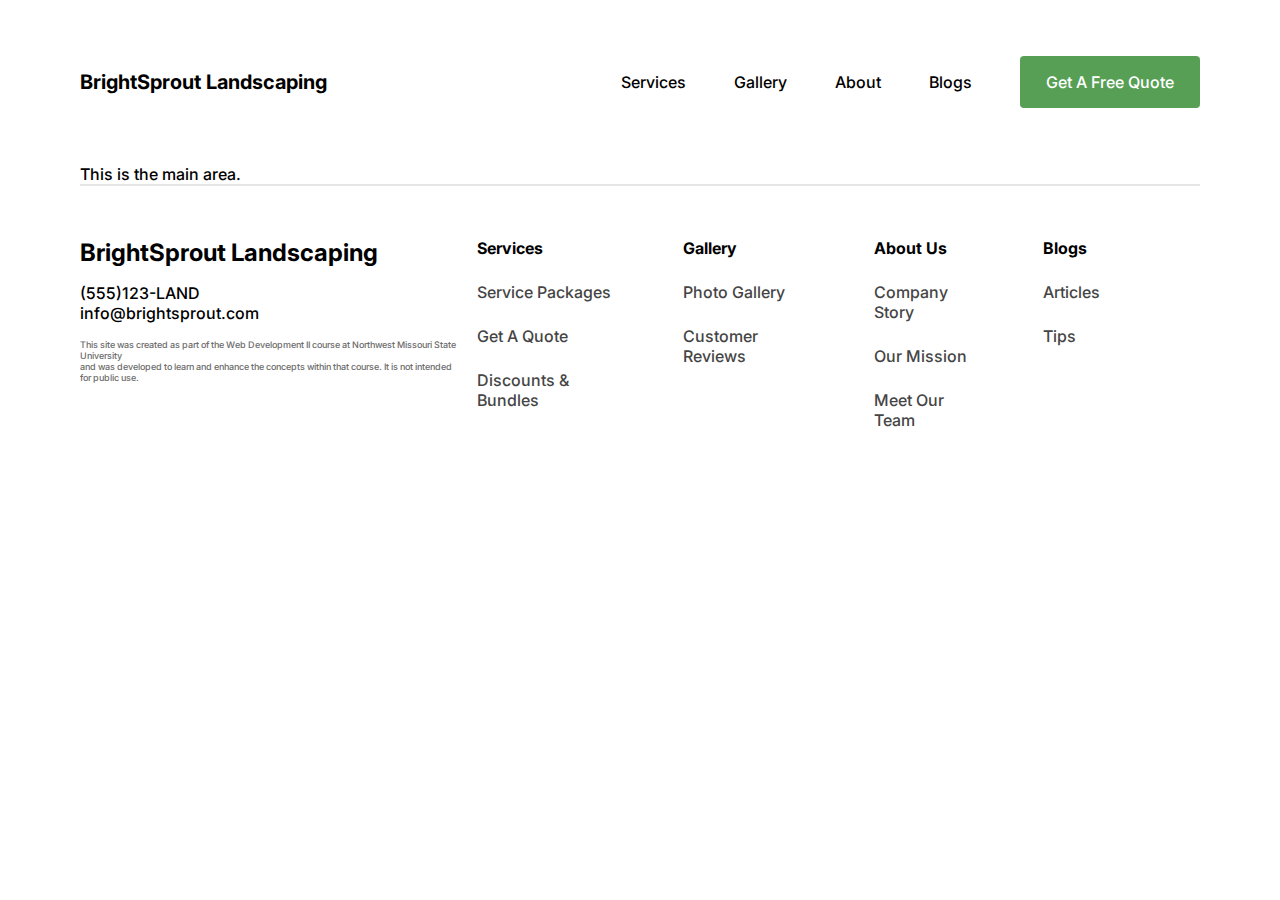
<file: template.html>
<!DOCTYPE html>
<!--Names: Kaleb Lowdermilk, Julianna Marshall, Brittany Stallo-->
<!--File Name: template.html-->
<html lang="en">

<head>
    <meta charset="UTF-8">
    <meta name="viewport" content="width=device-width, initial-scale=1">
    <title>Template</title>
    <link rel="stylesheet" href="css/styles.css">
    <link href='https://fonts.googleapis.com/css?family=Inter' rel='stylesheet'>
    <link rel="stylesheet" href="https://cdnjs.cloudflare.com/ajax/libs/font-awesome/4.7.0/css/font-awesome.min.css">
</head>

<body>
    <header>
        <h1 class="header__logo">BrightSprout Landscaping</h1>
        <nav class="topnav">
            <!--desktop navigation-->
            <ul class="nav__list">
                <li><a href="services.html" class="nav__link">Services</a></li>
                <li><a href="gallery.html" class="nav__link">Gallery</a></li>
                <li><a href="about.html" class="nav__link">About</a></li>
                <li><a href="blogs.html" class="nav__link">Blogs</a></li>
                <li><a href="services.html" class=" btn btn__quote">Get A Free Quote</a></li>
            </ul>
            
            <!--mobile dropdown-->
            <div id="myLinks">
                <a href="services.html" class="nav__link">Services</a>
                <a href="gallery.html" class="nav__link">Gallery</a>
                <a href="about.html" class="nav__link">About</a>
                <a href="blogs.html" class="nav__link">Blogs</a>
                <a href="services.html" class=" btn btn__quote">Get A Free Quote</a>
            </div>
            
            <!--hamburger icon-->
            <a href="javascript:void(0);" class="icon" onclick="toggleMenu()">
                <i class="fa fa-bars"></i>
            </a>
        </nav>
    </header>


    <!--Use the main area to add the main content to the webpage-->
    <main>
        <p>This is the main area.</p>
    </main>

    <hr>
    <footer>
        <div class="footer__info_links">
            <div class="footer__info">
                <h1 class="footer__logo">BrightSprout Landscaping</h1>
                <p class="footer__phone">(555)123-LAND</p>
                <p class="footer__email">info@brightsprout.com</p>
                 <p class="footer__disclaimer">This site was created as part of the Web Development II course at Northwest Missouri State University<br>and was developed to learn and enhance the concepts within that course. It is not intended for public use.</p>
            </div>

            <div class="footer__links">
                <div class="footer__column">
                    <h3 class="footer__section_name">Services</h3>
                    <ul class="footer__sublink">
                        <li><a href="services.html" class="footer__nav_link">Service Packages</a></li>
                        <li><a href="services.html" class="footer__nav_link">Get A Quote</a></li>
                        <li><a href="services.html" class="footer__nav_link">Discounts & Bundles</a></li>
                    </ul>
                </div>

                <div class="footer__column">
                    <h3 class="footer__section_name">Gallery</h3>
                    <ul class="footer__sublink">
                        <li><a href="gallery.html" class="footer__nav_link">Photo Gallery</a></li>
                        <li><a href="gallery.html" class="footer__nav_link">Customer Reviews</a></li>
                    </ul>
                </div>

                <div class="footer__column">
                    <h3 class="footer__section_name">About Us</h3>
                    <ul class="footer__sublink">
                        <li><a href="about.html" class="footer__nav_link">Company Story</a></li>
                        <li><a href="about.html" class="footer__nav_link">Our Mission</a></li>
                        <li><a href="about.html" class="footer__nav_link">Meet Our Team</a></li>
                    </ul>
                </div>

                <div class="footer__column">
                    <h3 class="footer__section_name">Blogs</h3>
                    <ul class="footer__sublink">
                        <li><a href="blogs.html" class="footer__nav_link">Articles</a></li>
                        <li><a href="blogs.html" class="footer__nav_link">Tips</a></li>
                    </ul>
                </div>
            </div>
        </div>
       
    </footer>
    <script>
        function toggleMenu() {
            var menu = document.getElementById("myLinks");
            menu.classList.toggle("show");
        }
    </script>
</body>

</html>
</file>
<file: css/indexStyles.css>
/*
 * Names: Kaleb Lowdermilk, Julianna Marshall, Brittany Stallo
 * File Name: indexStyles.css
*/

/*Home Hero Stylings*/
.index__hero {
    background-image: url("../images/house3After.png");
    background-size: cover;
    background-position: center;
    background-repeat: no-repeat;
    width: 100%;
    height: 25rem;
    position: relative;
    align-content: center;
}

.index__hero_cover {
    background-color: rgb(255, 255, 255, 0.9);
    width: 80%;
    justify-self: center;
    padding: 1rem;
    text-align: center;
    margin: 0 auto;
}

.index__hero_header {
    margin-bottom: 0.75rem;
}

.index__hero_info {
    color: rgb(0, 0, 0, 0.75);
    margin-bottom: 1.625rem;
}

/*Home Hero Stylings for Desktop*/
@media (min-width: 1302px) {
    .index__hero {
        height: 50rem;
    }

    .index__hero_cover {
        width: 90%;
        margin-bottom: 30rem;
        align-items: center;
    }
}

/*About Section Stylings*/
.index__about {
    margin-top: 4.938rem;
    text-align: center;
}

.index__about_quote {
    margin-top: 1.5rem;
}

.index__about_info {
    margin-bottom: 1.75rem;
    margin-top: 1.813rem;
    color: #767676;
}

/*About Stylings for Desktop*/
@media (min-width: 1302px) {
    .index__about_info {
        margin-inline: 16.875rem;
    }
}

/*What We Offer Stylings*/
.index__offer {
    margin-top: 4.938rem;
    margin-bottom: 4.813rem;
    text-align: center;
}

.index__offer_header {
    text-align: center;
    margin-bottom: 1rem;
}

.index__offer_card_info {
    color: #828282;
    margin-top: 0.25rem;
}

.index__offer_carousel {
    display: flex;
    flex-wrap: nowrap;
    overflow-x: auto;
    overflow-y: hidden;
    gap: 1rem;
    padding-bottom: 0.5rem;
}

.index__offer_card {
    flex: 0 0 auto;
    width: 15.625rem;
    background-color: #E0C58F1A;
    border-radius: 0.624rem;
    box-shadow: 0 0.25rem 0.625rem rgba(0, 0, 0, 0.1);
    text-align: center;
    padding: 1rem;
    scroll-snap-align: start;
}

.index__offer_card_image {
    width: 100%;
    height: 9.375rem;
    object-fit: cover;
    border-radius: 0.5rem;
}

.index__offer_card_header {
    font-weight: bold;
    margin-top: 0.75rem;
}

.index__offer_card_info {
    color: #828282;
    margin-top: 0.5rem;
}

.offer_btn {
    margin-top: 1rem;
}

/*What We Offer Stylings for Desktop*/
@media (min-width: 1302px) {
    .index__offer {
        width: 100%;
        text-align: left;
    }

    .index__offer_header {
        margin-bottom: 2rem;
        justify-self: start;
    }

    .index__offer_carousel {
        display: flex;
        justify-content: space-between;
        align-items: stretch;
        gap: 1.5rem;
        flex-wrap: nowrap;
        overflow: visible;
    }

    .index__offer_card {
        flex: 1;
        background-color: #fff;
        border-radius: 0.75rem;
        overflow: hidden;
        text-align: left;
        box-shadow: none;
    }

    .index__offer_card_image {
        width: 100%;
        height: 12.5rem;
        object-fit: cover;
    }

    .index__offer_card_info {
        color: #828282;
        line-height: 1.4;
    }

    .offer_btn {
        display: none;
    }
}

/*Why Choose Us Stylings*/
.index__choose {
    display: none;
}

@media (min-width: 1302px) {
    .index__choose {
        display: flex;
        gap: 8.813rem;
    }

    .index__choose_header {
        margin-bottom: 3rem;
    }

    .index__choose_reasons {
        display: flex;
        flex-direction: column;
        gap: 3rem;
    }

    .index__choose_reasons_info {
        color: #828282;
    }

    .index__choose_image {
        width: 80%;
        border-radius: 0.625rem;
    }

    .index__choose_btn {
        margin-top: 5.188rem;
    }
}

/*Reviews Stylings*/
.index__reviews {
    display: none;
}

@media (min-width: 1024px) {
    .index__reviews {
        display: block;
        margin-top: 13.5rem;
        text-align: center;
    }

    .index__reviews_header {
        margin-bottom: 3rem;
        text-align: left;
    }

    .index__reviews_group {
        display: flex;
        gap: 2rem;
        text-align: left;
    }

    .index__reviews_individual {
        padding: 2rem;
        border: 0.063rem solid #E6E6E6;
        border-radius: 0.75rem;
    }

    .index__reviews_group_header {
        margin-bottom: 3rem;
    }

    .index__reviews_group_date {
        color: #828282;
    }

    .reviews__btn {
        margin-block: 4.813rem;
    }
}
</file>
<file: css/aboutStyles.css>
/*
 * Names: Kaleb Lowdermilk, Julianna Marshall, Brittany Stallo
 * File Name: aboutStyles.css
*/

/*About Background Style Rules*/
.about {
    margin-bottom: 3.75rem;
}

.about__header {
    text-align: right;
    margin-bottom: 1.875rem;
}

.about__paragraph {
    margin-bottom: 1.25rem;
    text-align: left;
}

/* Our Mission Style Rules*/
.about__our_mission {
    background-color: #efe5cc;
    border-radius: 0.375rem;
    padding: 3.125rem 2.5rem;
    margin-top: 3.75rem;
    text-align: center;
}

.about__our_mission_header {
    margin-bottom: 1rem;
}

.about__our_mission_paragraph {
    line-height: 1.8;
}

/* Our Mission Style Rules for Desktop*/
@media (min-width:1024px) {
    .about__our_mission {
        padding: 4.375rem 5.375rem;
        text-align: left;
    }
}

/*Meet The Team Style Rules*/
.about__meet_the_team_title {
    color: #00008B;
    margin-top: 4px;
    margin-bottom: 16px;
}

.about__meet_the_team {
    max-width: 56.25rem;
    padding: 3.75rem 1.25rem;
}

.about__meet_the_team_header {
    margin-bottom: 1.875rem;
}

.about__meet_the_team__individual {
    display: flex;
    flex-direction: column;
    align-items: center;
    text-align: center;
}

.about__meet_the_team__individual:not(:last-of-type) {
    margin-bottom: 5rem;
}

.about__meet_the_team_picture {
    height: auto;
    border-radius: 0.5rem;
    width: 100%;
    max-width: 17.5rem;
    margin-bottom: 1rem;
}

.about__meet_the_team_text {
    flex: 1;
    text-align: center;
}

.about__meet_the_team_description {
    line-height: 1.6;
}

/* Meet The Team Style Rules for Desktop */
@media (min-width: 1024px) {
    .about__meet_the_team{
        max-width: none;
    }
    
    .about__meet_the_team_header {
        margin-bottom: 3.75rem;
    }

    .about__meet_the_team__individual {
        display: grid;
        grid-template-columns: 12.5rem 1fr;
        gap: 1.5rem;
        align-items: start;
        text-align: left;
    }

    .about__meet_the_team_picture {
        width: 100%;
        max-width: 17rem;
        height: auto;
        border-radius: 0.5;
    }

    .about__meet_the_team_text {
        display: flex;
        flex-direction: column;
        justify-content: flex-start;
    }

    .about__meet_the_team_name {
        font-weight: bold;
    }

    .about__meet_the_team_title {
        margin: 0.25rem 0 0.75rem;
    }

    .about__meet_the_team_description {
        margin-top: 2.75rem;
        max-width: 50rem;
    }

}

/* Services Style Rules*/
.about__services {
    flex-direction: column;
    text-align: center;
    gap: 1.25rem;
    padding: 1.875rem 1.25rem;
    background-color: #f7f7f7;
    margin-bottom: 4.188rem;
}

.about__services_header {
    margin-bottom: 1rem;
}

/* Services Style Rules for Desktop */
@media (min-width: 1024px) {
    .about__services {
        display: flex;
        flex-direction: row;
        justify-content: space-between;
        align-items: center;
        padding: 2.5rem 5rem;
        margin-bottom: 4.188rem;
    }

    .about__services_header {
        margin-bottom: 0;
    }
}
</file>
<file: css/blogStyles.css>
/*
 * Names: Kaleb Lowdermilk, Julianna Marshall, Brittany Stallo
 * File Name: blogStyles.css
*/

/* BLOG INTRO SECTION */
.blog__intro {
    text-align: center;
    background-color: #f8f9f6;
    padding: 3rem 1rem;
    border-bottom: 2px solid #e0e4db;
}

.blog_intro_header {
    color: #579f55;
    margin-bottom: 1rem;
}

.blog_intro_p {
    max-width: 850px;
    margin: 0 auto;
    line-height: 1.6;
    color: #444;
}

/* BLOG TITLES SECTION */
.blog__titles {
    text-align: center;
    margin: 4rem auto;
    max-width: 1200px;
    padding: 0 1rem;
}

.blog_item_header {
    color: #579f55;
    margin-bottom: 0.5rem;
}

.blog_card_items {
    margin-top: 2rem;
    display: grid;
    grid-template-columns: repeat(auto-fit, minmax(280px, 1fr));
    gap: 2rem;
}

/* BLOG CARD ITEMS */
.blog__item {
    border: 1px solid #dfe6dc;
    border-radius: 12px;
    padding: 1.5rem;
    text-align: left;
    box-shadow: 0 2px 5px rgba(0, 0, 0, 0.05);
    transition: all 0.3s ease-in-out;
}

.blog__item:hover {
    transform: translateY(-5px);
    box-shadow: 0 4px 12px rgba(0, 0, 0, 0.1);
}

.blog__item_header {
    color: #3d5a3d;
    margin-bottom: 0.75rem;
}

.blog__item_description {
    color: #555;
    line-height: 1.5;
    margin-bottom: 1.2rem;
}

.blog__item_link {
    text-decoration: none;
    color: #27592D;
    font-weight: 600;
    border: 2px solid #27592D;
    padding: 0.5rem 1rem;
    border-radius: 8px;
    transition: all 0.3s ease;
}

.blog__item_link:hover {
    background-color: #27592D;
    color: #fff;
}

/* BLOG IMAGE SECTION */
.blog__image {
    display: block;
    width: 90%;
    max-width: 900px;
    margin: 3rem auto;
    border-radius: 16px;
    box-shadow: 0 4px 10px rgba(0, 0, 0, 0.1);
}

/* BLOG TIPS AND TRICKS SECTION */
.blog__tricks {
    padding: 3rem 1rem;
    text-align: center;
}

.blog__tricks_header {
    color: #579f55;
    margin-bottom: 0.5rem;
}

.blog__tricks_subheader {
    color: #27592D;
    margin-bottom: 2rem;
}

.blog__tricks_header_list {
    color: #3d5a3d;
    margin-bottom: 1rem;
}

.blog__tricks_list {
    list-style: decimal inside;
    max-width: 900px;
    margin: 0 auto;
    text-align: left;
    color: #444;
    line-height: 1.7;
}

.blog__tricks_list_item {
    margin-bottom: 1rem;
}

/*Blog Tricks Style Rules for Desktop*/
@media (min-width: 1024px) {
    .blog__tricks {
        text-align: left;
    }
    
    .blog__tricks_list{
        max-width: none;
    }
}

/* BLOG SERVICES SECTION */
.blog__services {
    margin-block: 2rem;
    text-align: center;
    padding: 3rem 1rem;
    background-color: #f8f9f6;
}

.blog__services_header {
    margin-bottom: 1.5rem;
}

/*Blog Services Style Rules for Desktop*/
@media (min-width: 1024px) {
    .blog__services {
        display: flex;
        flex-direction: row;
        justify-content: space-between;
        align-items: center;
        padding: 2.5rem 5rem;
        margin-bottom: 4.188rem;
    }

    .blog__services_header {
        margin-bottom: 0;
    }
}
</file>
<file: css/galleryStyles.css>
/*
 * Names: Kaleb Lowdermilk, Julianna Marshall, Brittany Stallo
 * File Name: galleryStyles.css
*/

/*Gallery Row Style Rules*/
.gallery__photos_row {
  display: flex;
  gap: 1rem;
  overflow-x: auto;
  padding: 1rem 0;
}

.gallery__photos_row_image {
  flex: 0 0 auto;
  width: 80%;
  max-width: 20rem;
  border-radius: 0.625rem;
  scroll-snap-align: center;
  object-fit: cover;
}

/*Gallery Row Style Rules for Desktop*/
@media (min-width: 1024px) {
  .gallery__header {
    margin-bottom: 4.438rem;
  }

  .gallery__photos_row {
    display: flex;
    flex-direction: row;
    width: 100%;
    gap: 1.125rem;
    justify-content: center;
  }

  .gallery__photos_row_image {
    width: 26.188rem;
  }

  .gallery__review_first {
    margin-top: 4rem;
  }
}

/*Gallery Review Style Rules*/
.gallery__review {
  margin-block: 2rem;
  text-align: center;
  background-color: #f8f9f6;
  padding: 1rem;
}

.gallery_review_name_date {
  margin-top: 1rem;
  color: #828282;
}

.star {
  color: gold;
  font-size: 2rem;
}

.gallery__reviews_header{
  margin-bottom: 1rem;
}

.gallery__info{
  font-weight: 100;
  margin-bottom: 3rem;
}

.gallery__reviews_group{
  display: flex;
  flex-direction: column;
  gap: 1rem;
}

.gallery__reviews_individual {
  padding: 2rem;
  border: 0.063rem solid #e6e6e6;
  border-radius: 0.75rem;
}

.gallery__reviews_group_date{
  color: #828282;
}

.gallery__reviews_group_header{
  margin-bottom: 2rem;
}

/*Gallery Review Style Rules for Desktop*/
@media (min-width: 1024px) {
  .gallery__reviews {
    display: block;
    margin-top: 3rem;
    text-align: center;
  }

  .gallery__reviews_header {
    margin-bottom: 3rem;
    text-align: left;
  }

  .gallery__reviews_group {
    display: flex;
    flex-direction: row;
    gap: 2rem;
    text-align: left;
  }

  .gallery__reviews_individual {
    padding: 2rem;
    border: 0.063rem solid #e6e6e6;
    border-radius: 0.75rem;
  }

  .gallery__reviews_group_header {
    margin-bottom: 3rem;
  }

  .gallery__reviews_group_date {
    color: #828282;
  }
}

/*Services Style Rules*/
.gallery__services {
  flex-direction: column;
  text-align: center;
  gap: 1.25rem;
  padding: 1.875rem 1.25rem;
  margin-block: 1rem;
  background-color: #f8f9f6;
}

.gallery__services_header {
  margin-bottom: 1rem;
}

/* Services Style Rules for Desktop */
@media (min-width: 1024px) {
  .gallery__services {
    display: flex;
    flex-direction: row;
    justify-content: space-between;
    align-items: center;
    padding: 2.5rem 5rem;
    margin-block: 4.188rem;
  }

  .gallery__services_header {
    margin-bottom: 0;
  }
}
</file>
<file: css/styles.css>
/*
 * Names: Kaleb Lowdermilk, Julianna Marshall, Brittany Stallo
 * File Name: styles.css
*/

/*CSS Reset*/
* {
    margin: 0;
    padding: 0;
    border: 0;
}

/*Global Styles*/
body {
    font-family: 'Inter', sans-serif;
    font-weight: 500;
    color: black;
    padding: 0 5rem;
}

a {
    text-decoration: none;
    color: black;
}

/*Style rules for header*/
header {
    display: flex;
    justify-content: space-between;
    align-items: center;
    padding: 3.5rem 0;
}

.header__logo {
    font-size: 20px;
}

/*Style rules for header navigation area*/
.nav__list {
    list-style-type: none;
    display: flex;
    gap: 3rem;
    align-items: center;
}

.nav__link {
    text-decoration: none;
    color: black;
}

.nav__link:hover {
    color: #6b6b6b;
}

/*Style rules for mobile navigation*/
.topnav {
    display: flex;
    align-items: center;
    position: relative;
}

#myLinks {
    display: none;
    flex-direction: column;
    background-color: white;
    top: 100%;
    right: 0;
    width: 220px;
    border-radius: 8px;
    box-shadow: 0 2px 10px rgba(0, 0, 0, 0.15);
}

#myLinks a {
    padding: 1rem;
    display: block;
}

#myLinks a:hover {
    background-color: #f0f0f0;
    color: #579F55;
}

/* Hamburger icon */
.topnav .icon {
    display: none;
    font-size: 24px;
    cursor: pointer;
}

/*Style rules for Buttons*/
.btn {
    display: inline-flex;
    align-items: center;
    justify-content: center;
    border: none;
    cursor: pointer;
    transition: background-color 0.2s ease;
}

.btn__quote {
    background-color: #579F55;
    color: white;
    width: 11.25rem;
    height: 3.25rem;
    font-size: 16px;
    border-radius: 0.25rem;
    align-content: center;
    text-align: center;
}

.btn__quote:hover {
    background-color: #4a8b49;
}

/*Style rules for about.html*/

/*Style rules for blogs.html*/

/*Style rules for gallery.html*/

/*Style rules for index.html*/

/*Style rules for services.html*/

/*Style rules for template.html*/

/*Style rules for body and images*/

/*Style rules for footer*/
hr {
    background-color: #E6E6E6;
    height: 2px;
}

footer {
    display: flex;
    flex-direction: column;
    margin-top: 3.25rem;
    margin-right: 6.25rem;
}

.footer__info_links {
    display: flex;
    justify-content: space-between;
    align-items: flex-start;
    gap: 1rem;
}

.footer__logo {
    font-size: 24px;
    margin-bottom: 1rem;
}

.footer__phone,
.footer__email {
    font-size: 16px;
}

.footer__links {
    display: flex;
    gap: 3.75rem;
}

.footer__section_name {
    font-size: 16px;
    margin-bottom: 1.5rem;
}

.footer__sublink {
    list-style-type: none;
    display: flex;
    flex-direction: column;
    gap: 1.5rem;
}

.footer__nav_link {
    color: #454545;
}

.footer__nav_link:hover {
    color: #797979;
}

.footer__disclaimer {
    margin-top: 1rem;
    font-size: 9px;
    color: #6b6b6b;
    max-width: 25rem;
}

/*Style rules for mobile & tablet view*/
@media (max-width: 768px) {
    body {
        padding: 1rem;
    }

    header {
        display: flex;
        justify-content: space-between;
        align-items: center;
        width: 100%;
    }

    .nav__list {
        display: none;
    }

    .topnav {
        display: flex;
        align-items: center;
        gap: 1rem;
    }

    .topnav .icon {
        display: block;
        font-size: 28px;
        cursor: pointer;
        color: black;
        padding: 0.5rem;
        z-index: 1001;
    }

    #myLinks {
        display: none;
        flex-direction: column;
        justify-content: center;
        align-items: center;
        background-color: white;
        position: fixed;
        top: 0;
        left: 0;
        width: 100%;
        height: 100vh;
        z-index: 1000;
        text-align: center;
        gap: 2rem;
        font-size: 1.25rem;
    }

    #myLinks.show {
        display: flex;
    }

    #myLinks a {
        padding: 1rem;
    }

    #myLinks a:hover {
        color: #579F55;
    }

    .footer__info_links {
        flex-direction: column;
        gap: 2rem;
    }

    .footer__links {
        flex-direction: column;
        gap: 2rem;
    }

    .footer__disclaimer {
        text-align: justify;
    }
}
</file>
